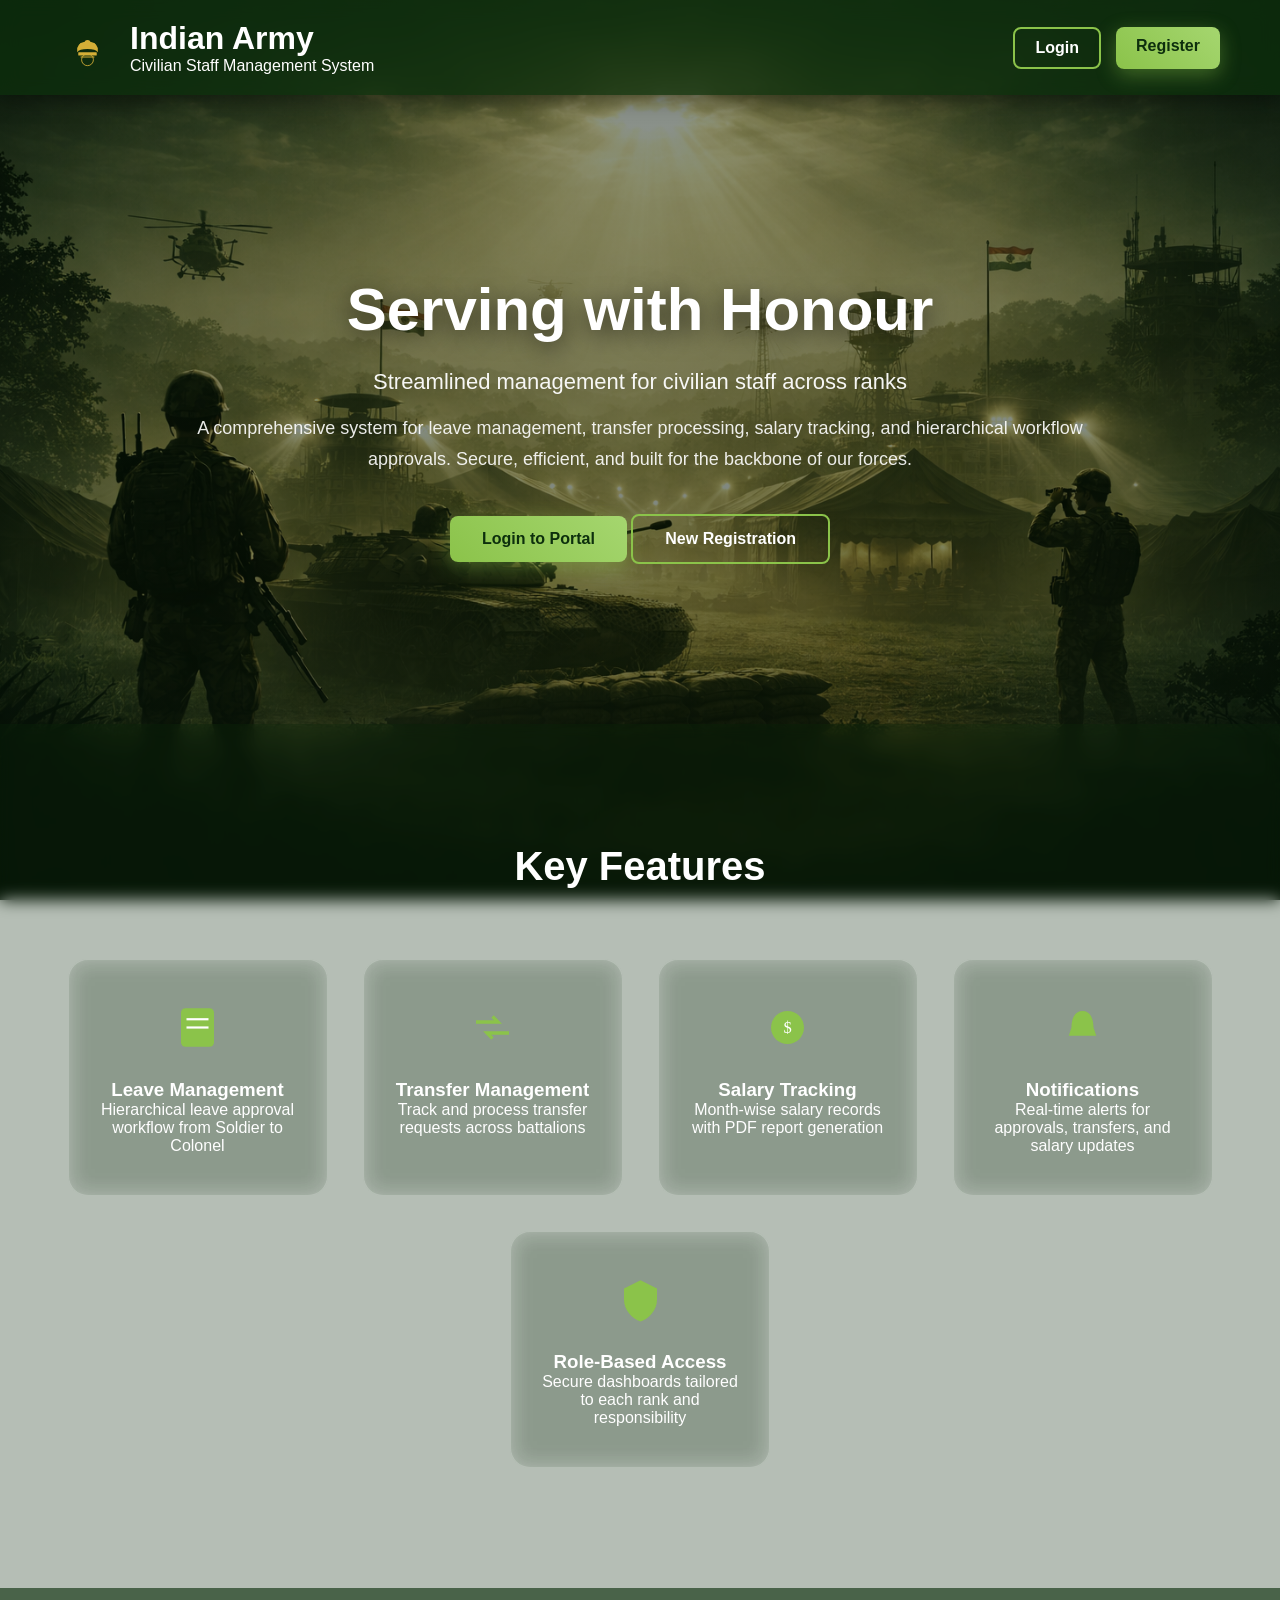
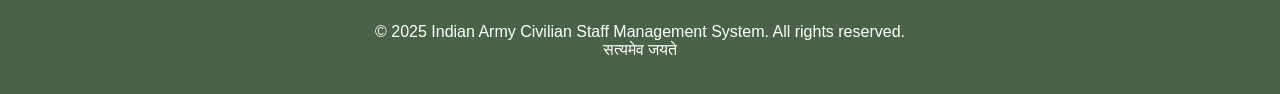
<file: index.html>
<!DOCTYPE html>
<html lang="en">
<head>
    <meta charset="UTF-8">
    <meta name="viewport" content="width=device-width, initial-scale=1.0">
    <title>Indian Army Civilian Staff Management System</title>

    <!-- CSS -->
    <link rel="stylesheet" href="css/styles.css">

    <!-- Favicon -->
    <link rel="icon" type="image/x-icon" href="assets/favicon.ico">
</head>

<body class="landing-page">

    <div class="landing-overlay"></div>

    <!-- HEADER -->
    <header class="main-header">
        <div class="header-content">

            <div class="logo-section">
                <img src="assets/ashoka-lion.svg"
                     alt="Indian Army Emblem"
                     class="army-emblem"
                     onerror="this.style.display='none'">
                <div class="logo-text">
                    <h1>Indian Army</h1>
                    <p>Civilian Staff Management System</p>
                </div>
            </div>

            <nav class="header-nav">
                <a href="login.html" class="btn btn-outline">Login</a>
                <a href="register.html" class="btn btn-primary">Register</a>
            </nav>

        </div>
    </header>

    <!-- MAIN -->
    <main class="landing-main">

        <!-- HERO -->
        <section class="hero-section">
            <div class="hero-content">

                <h2>Serving with Honour</h2>

                <p class="hero-subtitle">
                    Streamlined management for civilian staff across ranks
                </p>

                <p class="hero-description">
                    A comprehensive system for leave management, transfer processing,
                    salary tracking, and hierarchical workflow approvals.
                    Secure, efficient, and built for the backbone of our forces.
                </p>

                <div class="hero-actions">
                    <a href="login.html" class="btn btn-primary btn-lg">
                        Login to Portal
                    </a>

                    <a href="register.html" class="btn btn-outline btn-lg">
                        New Registration
                    </a>
                </div>

            </div>
        </section>

        <!-- FEATURES -->
        <section class="features-section">
            <h2>Key Features</h2>

            <div class="features-grid">

                <div class="feature-card">
                    <img src="assets/icons/leave.svg" class="feature-icon" alt="Leave">
                    <h3>Leave Management</h3>
                    <p>Hierarchical leave approval workflow from Soldier to Colonel</p>
                </div>

                <div class="feature-card">
                    <img src="assets/icons/transfer.svg" class="feature-icon" alt="Transfer">
                    <h3>Transfer Management</h3>
                    <p>Track and process transfer requests across battalions</p>
                </div>

                <div class="feature-card">
                    <img src="assets/icons/salary.svg" class="feature-icon" alt="Salary">
                    <h3>Salary Tracking</h3>
                    <p>Month-wise salary records with PDF report generation</p>
                </div>

                <div class="feature-card">
                    <img src="assets/icons/notification.svg" class="feature-icon" alt="Notifications">
                    <h3>Notifications</h3>
                    <p>Real-time alerts for approvals, transfers, and salary updates</p>
                </div>

                <div class="feature-card">
                    <img src="assets/icons/security.svg" class="feature-icon" alt="Security">
                    <h3>Role-Based Access</h3>
                    <p>Secure dashboards tailored to each rank and responsibility</p>
                </div>

            </div>
        </section>

    </main>

    <!-- FOOTER -->
    <footer class="main-footer">
        <div class="footer-content">
            <p>&copy; 2025 Indian Army Civilian Staff Management System. All rights reserved.</p>
            <p class="footer-tagline">सत्यमेव जयते</p>
        </div>
    </footer>

    <!-- JS -->
    <script src="js/data.js"></script>
    <script src="js/auth.js"></script>
    <script src="js/pages.js"></script>

</body>
</html>
</file>
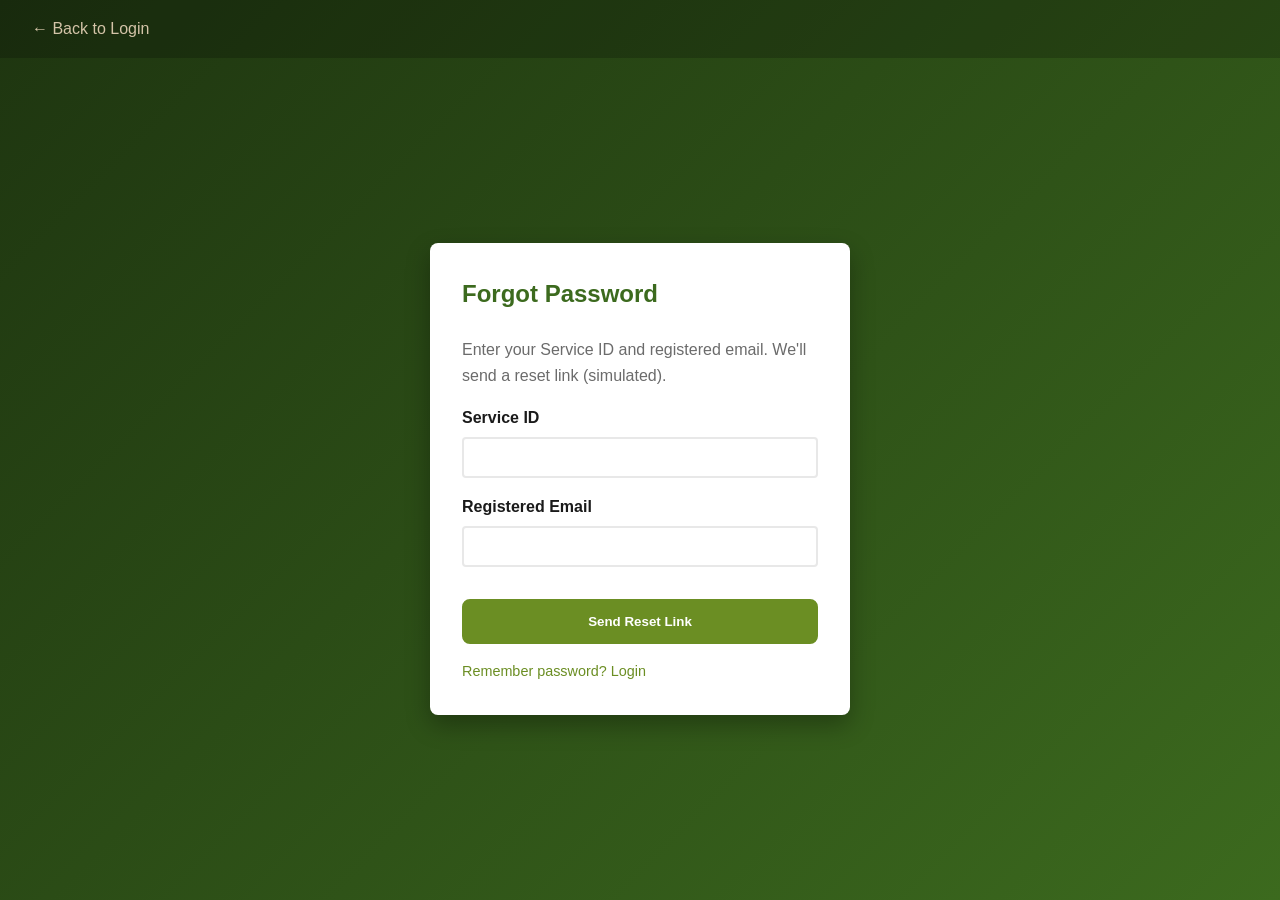
<file: forgot-password.html>
<!DOCTYPE html>
<html lang="en">
<head>
    <meta charset="UTF-8">
    <meta name="viewport" content="width=device-width, initial-scale=1.0">
    <title>Forgot Password - Indian Army Civilian Staff</title>
    <link rel="stylesheet" href="css/style.css">
    <link rel="stylesheet" href="css/pages.css">
</head>
<body class="auth-page">
    <header class="auth-header">
        <a href="login.html">← Back to Login</a>
    </header>

    <div class="auth-container">
        <div class="auth-card">
            <h1>Forgot Password</h1>
            <p class="forgot-password-intro">Enter your Service ID and registered email. We'll send a reset link (simulated).</p>
            <form id="forgotForm">
                <div class="form-group">
                    <label>Service ID</label>
                    <input type="text" id="fpServiceId" required>
                    <span class="error-msg" id="fpServiceIdError"></span>
                </div>
                <div class="form-group">
                    <label>Registered Email</label>
                    <input type="email" id="fpEmail" required>
                    <span class="error-msg" id="fpEmailError"></span>
                </div>
                <button type="submit" class="btn btn-primary btn-block">Send Reset Link</button>
            </form>
            <div class="auth-links forgot-auth-links">
                <a href="login.html">Remember password? Login</a>
            </div>
        </div>
    </div>

    <script src="js/data.js"></script>
    <script src="js/auth.js"></script>
    <script src="js/auth-pages.js"></script>
</body>
</html>
</file>
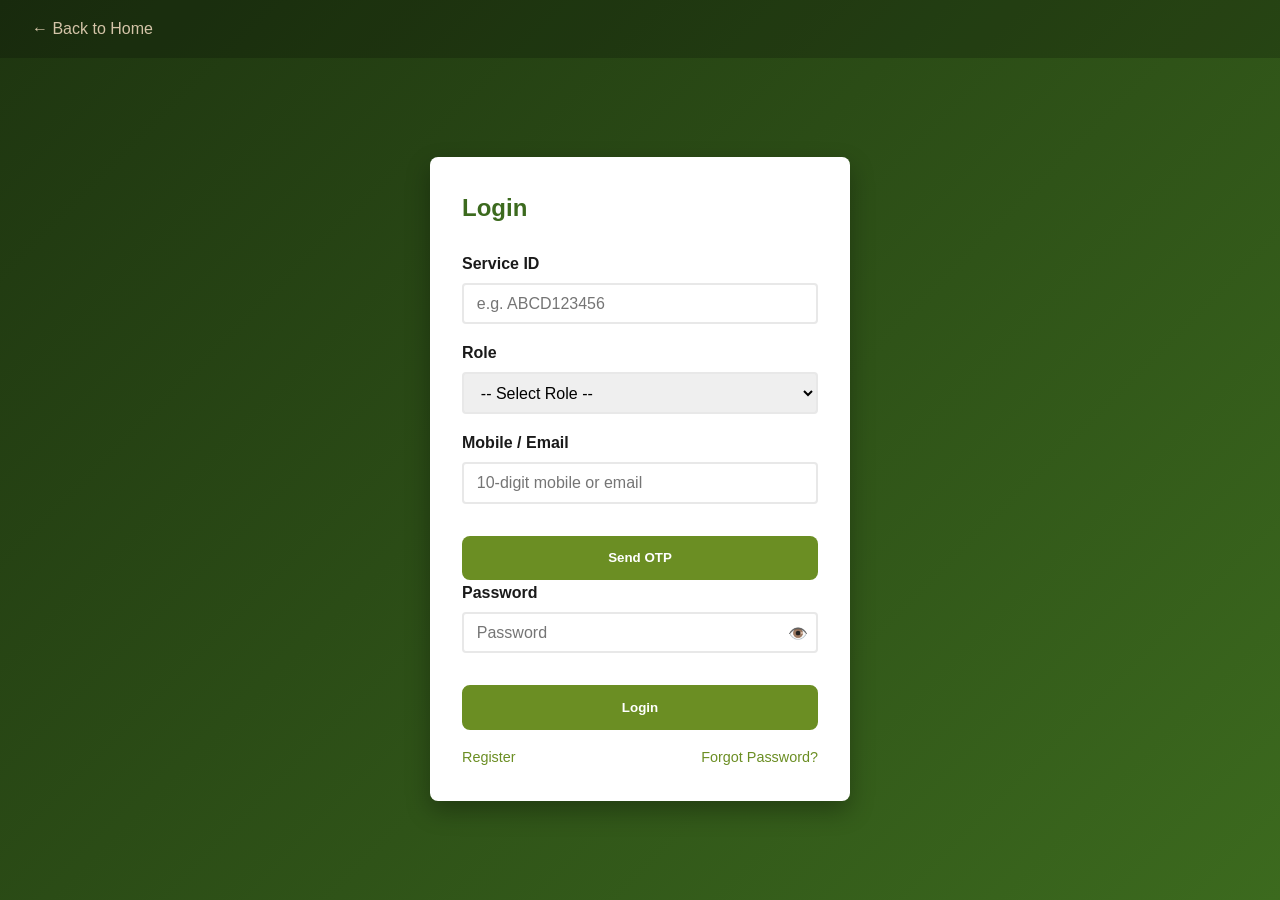
<file: login.html>
<!DOCTYPE html>
<html lang="en">
<head>
    <meta charset="UTF-8">
    <meta name="viewport" content="width=device-width, initial-scale=1.0">
    <title>Login - Indian Army Civilian Staff</title>
    <link rel="stylesheet" href="css/style.css">
    <link rel="stylesheet" href="css/pages.css">
</head>
<body class="auth-page">
    <header class="auth-header">
        <a href="index.html">← Back to Home</a>
    </header>

    <div class="auth-container">
        <div class="auth-card">
            <h1>Login</h1>
            <form id="loginForm" novalidate>
                <div class="form-group">
                    <label>Service ID</label>
                    <input type="text" id="serviceId" name="serviceId" placeholder="e.g. ABCD123456" required>
                    <span class="error-msg" id="serviceIdError"></span>
                </div>
                <div class="form-group">
                    <label>Role</label>
                    <select id="loginRole" name="loginRole" required>
                        <option value="">-- Select Role --</option>
                        <option value="Soldier">Soldier</option>
                        <option value="Lieutenant">Lieutenant</option>
                        <option value="Colonel">Colonel</option>
                        <option value="Accountant">Accountant</option>
                        <option value="Admin">Admin</option>
                    </select>
                    <span class="error-msg" id="loginRoleError"></span>
                </div>
                <div class="form-group">
                    <label>Mobile / Email</label>
                    <input type="text" id="loginMobileOrEmail" name="loginMobileOrEmail" placeholder="10-digit mobile or email" required>
                    <span class="error-msg" id="loginMobileOrEmailError"></span>
                </div>
                <div class="form-group" id="otpGroup">
                    <label>OTP</label>
                    <div style="display:flex;gap:0.5rem;align-items:center;">
                        <input type="text" id="loginOtp" name="loginOtp" placeholder="6-digit OTP" maxlength="6" pattern="[0-9]{6}" style="flex:1;">
                        <button type="button" id="verifyOtpBtn" class="btn btn-success" style="display:none;">Verify OTP</button>
                    </div>
                    <span class="error-msg" id="loginOtpError"></span>
                    <small>Default OTP: 123456 (simulation)</small>
                </div>
                <button type="button" id="sendOtpBtn" class="btn btn-otp btn-block">Send OTP</button>
                <div class="form-group">
                    <label>Password</label>
                    <div style="position:relative;display:flex;align-items:center;">
                        <input type="password" id="loginPassword" name="loginPassword" placeholder="Password" required minlength="8" maxlength="12" style="flex:1;">
                        <button type="button" id="toggleLoginPassword" tabindex="-1" style="background:none;border:none;position:absolute;right:10px;top:50%;transform:translateY(-50%);cursor:pointer;padding:0;">
                            <span id="loginPasswordEye" aria-label="Show password" style="font-size:1.2em;">👁️</span>
                        </button>
                    </div>
                    <span class="error-msg" id="loginPasswordError"></span>
                   
                    </ul>
                </div>
                <button type="submit" id="loginBtn" class="btn btn-primary btn-block">Login</button>
            </form>
            <div class="auth-links">
                <a href="register.html">Register</a>
                <a href="forgot-password.html">Forgot Password?</a>
            </div>
            
        </div>
    </div>

    <script src="js/data.js"></script>
    <script src="js/auth.js"></script>
    <script src="js/auth-pages.js"></script>
    <script>
    // Show/hide password toggle for login
    document.addEventListener('DOMContentLoaded', function() {
        var pwd = document.getElementById('loginPassword');
        var btn = document.getElementById('toggleLoginPassword');
        var eye = document.getElementById('loginPasswordEye');
        if (pwd && btn && eye) {
            btn.addEventListener('click', function(e) {
                e.preventDefault();
                if (pwd.type === 'password') {
                    pwd.type = 'text';
                    eye.textContent = '🙈';
                    eye.setAttribute('aria-label', 'Hide password');
                } else {
                    pwd.type = 'password';
                    eye.textContent = '👁️';
                    eye.setAttribute('aria-label', 'Show password');
                }
            });
        }
    });
    </script>
</body>
</html>
</file>
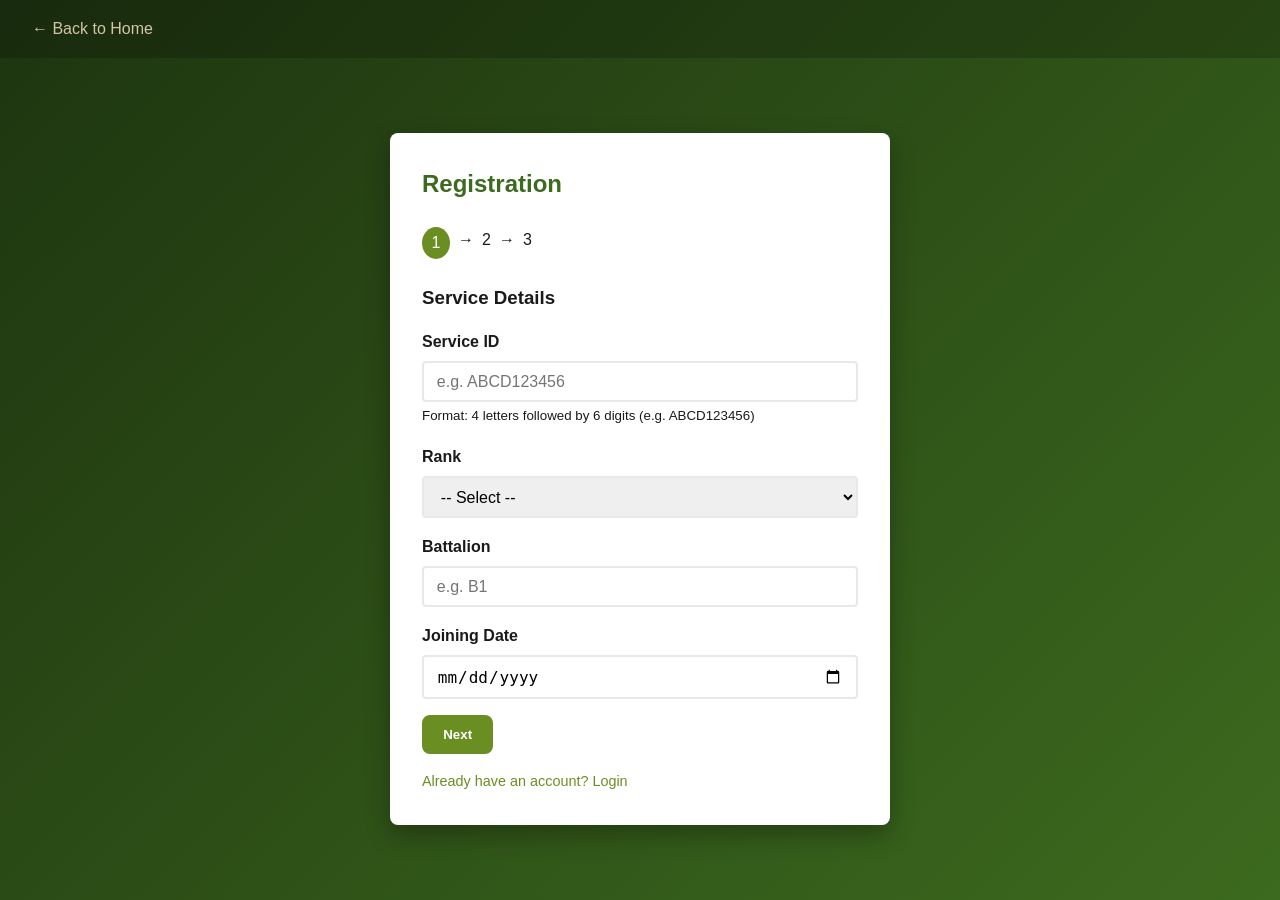
<file: register.html>
<!DOCTYPE html>
<html lang="en">
<head>
    <meta charset="UTF-8">
    <meta name="viewport" content="width=device-width, initial-scale=1.0">
    <title>Register - Indian Army Civilian Staff</title>
    <link rel="stylesheet" href="css/style.css">
    <link rel="stylesheet" href="css/pages.css">
</head>
<body class="auth-page">
    <header class="auth-header">
        <a href="index.html">← Back to Home</a>
    </header>

    <div class="auth-container">
        <div class="auth-card register-card">
            <h1>Registration</h1>
            <div class="progress-indicator">
                <span id="step1Indicator" class="step-active">1</span>
                <span>→</span>
                <span id="step2Indicator">2</span>
                <span>→</span>
                <span id="step3Indicator">3</span>
            </div>
            <form id="regForm" novalidate>
                <div id="step1" class="form-step">
                    <h3>Service Details</h3>
                    <div class="form-group">
                        <label>Service ID</label>
                        <input type="text" id="regServiceId" required pattern="[A-Za-z]{4}\d{6}" maxlength="10" placeholder="e.g. ABCD123456">
                        <span class="error-msg" id="regServiceIdError"></span>
                        <small>Format: 4 letters followed by 6 digits (e.g. ABCD123456)</small>
                    </div>
                    <div class="form-group">
                        <label>Rank</label>
                        <select id="regRank" required>
                            <option value="">-- Select --</option>
                            <option value="Soldier">Soldier</option>
                            <option value="Lieutenant">Lieutenant</option>
                            <option value="Colonel">Colonel</option>
                            <option value="Accountant">Accountant</option>
                            <option value="Admin">Admin</option>

                        </select>
                        <span class="error-msg" id="regRankError"></span>
                    </div>
                    <div class="form-group">
                        <label>Battalion</label>
                        <input type="text" id="battalion" placeholder="e.g. B1">
                        <span class="error-msg" id="battalionError"></span>
                    </div>
                    <div class="form-group">
                        <label>Joining Date</label>
                        <input type="date" id="joiningDate" required>
                        <span class="error-msg" id="joiningDateError"></span>
                    </div>
                </div>
                <div id="step2" class="form-step">
                    <h3>Personal Details</h3>
                    <div class="form-group">
                        <label>First Name</label>
                        <input type="text" id="firstName" required>
                        <span class="error-msg" id="firstNameError"></span>
                    </div>
                    <div class="form-group">
                        <label>Middle Name</label>
                        <input type="text" id="middleName">
                        <span class="error-msg" id="middleNameError"></span>
                    </div>
                    <div class="form-group">
                        <label>Last Name</label>
                        <input type="text" id="lastName" required>
                        <span class="error-msg" id="lastNameError"></span>
                    </div>
                    <div class="form-group">
                        <label>Date of Birth</label>
                        <input type="date" id="dob" required>
                        <span class="error-msg" id="dobError"></span>
                    </div>
                    <div class="form-group">
                        <label>Mobile</label>
                        <input type="tel" id="regMobile" maxlength="10" pattern="[0-9]{10}" required>
                        <span class="error-msg" id="regMobileError"></span>
                    </div>
                    <div class="form-group">
                        <label>Email</label>
                        <input type="email" id="regEmail" required>
                        <span class="error-msg" id="regEmailError"></span>
                    </div>
                    <div class="form-group">
                        <label>Country</label>
                        <select id="country" required></select>
                        <span class="error-msg" id="countryError"></span>
                    </div>
                    <div class="form-group">
                        <label>State</label>
                        <select id="state" required></select>
                        <span class="error-msg" id="stateError"></span>
                    </div>
                    <div class="form-group">
                        <label>District</label>
                        <select id="district" required></select>
                        <span class="error-msg" id="districtError"></span>
                    </div>
                    <div class="form-group">
                        <label>Address</label>
                        <input type="text" id="address" required>
                        <span class="error-msg" id="addressError"></span>
                    </div>
                    <div class="form-group">
                        <label>Zip Code</label>
                        <input type="text" id="zipCode" maxlength="10" required>
                        <span class="error-msg" id="zipCodeError"></span>
                    </div>
                    <div class="form-group">
                        <label>Profile Photo</label>
                        <input type="file" id="profilePhoto" accept="image/*">
                    </div>
                </div>
                <div id="step3" class="form-step">
                    <h3>Family Details</h3>
                    <div class="family-section">
                        <h4>Father</h4>
                        <div class="form-row">
                            <div class="form-group inline"><label>First Name</label><input type="text" id="fatherFirstName" required><span class="error-msg" id="fatherFirstNameError"></span></div>
                            <div class="form-group inline"><label>Middle Name</label><input type="text" id="fatherMiddleName"><span class="error-msg" id="fatherMiddleNameError"></span></div>
                            <div class="form-group inline"><label>Last Name</label><input type="text" id="fatherLastName" required><span class="error-msg" id="fatherLastNameError"></span></div>
                        </div>
                        <div class="form-row">
                            <div class="form-group inline"><label>Relation</label><select id="fatherRelation" required><option value="Father">Father</option><option value="Guardian">Guardian</option></select></div>
                            <div class="form-group inline"><label>Date of Birth</label><input type="date" id="fatherDob" required><span class="error-msg" id="fatherDobError"></span></div>
                            <div class="form-group inline"><label>Age</label><input type="number" id="fatherAge" readonly></div>
                        </div>
                    </div>
                    <div id="guardianAddressSection" style="display:none;">
                        <h4>Guardian Address</h4>
                        <div class="form-group"><label>Country</label><select id="guardianCountry"></select></div>
                        <div class="form-group"><label>State</label><select id="guardianState"></select></div>
                        <div class="form-group"><label>District</label><select id="guardianDistrict"></select></div>
                        <div class="form-group"><label>Address</label><input type="text" id="guardianAddress"></div>
                        <div class="form-group"><label>Zip Code</label><input type="text" id="guardianZipCode" maxlength="10"></div>
                        <div class="form-group"><label>Mobile Number</label><input type="tel" id="guardianMobile" maxlength="10"></div>
                    </div>
                    <div class="family-section">
                        <h4>Mother</h4>
                        <div class="form-row">
                            <div class="form-group inline"><label>First Name</label><input type="text" id="motherFirstName" required><span class="error-msg" id="motherFirstNameError"></span></div>
                            <div class="form-group inline"><label>Middle Name</label><input type="text" id="motherMiddleName"></div>
                            <div class="form-group inline"><label>Last Name</label><input type="text" id="motherLastName" required><span class="error-msg" id="motherLastNameError"></span></div>
                        </div>
                        <div class="form-row">
                            <div class="form-group inline"><label>Relation</label><select id="motherRelation" required><option value="Mother">Mother</option><option value="Guardian">Guardian</option></select></div>
                            <div class="form-group inline"><label>Date of Birth</label><input type="date" id="motherDob" required><span class="error-msg" id="motherDobError"></span></div>
                            <div class="form-group inline"><label>Age</label><input type="number" id="motherAge" readonly></div>
                        </div>
                    </div>
                    <div class="family-section">
                        <h4>Spouse</h4>
                        <div class="form-row">
                            <div class="form-group inline"><label>First Name</label><input type="text" id="spouseFirstName"><span class="error-msg" id="spouseFirstNameError"></span></div>
                            <div class="form-group inline"><label>Middle Name</label><input type="text" id="spouseMiddleName"></div>
                            <div class="form-group inline"><label>Last Name</label><input type="text" id="spouseLastName"><span class="error-msg" id="spouseLastNameError"></span></div>
                        </div>
                        <div class="form-row">
                            <div class="form-group inline"><label>Relation</label><select id="spouseRelation"><option value="Spouse">Spouse</option><option value="Wife">Wife</option><option value="Husband">Husband</option><option value="Son">Son</option><option value="Daughter">Daughter</option><option value="Guardian">Guardian</option></select></div>
                            <div class="form-group inline"><label>Date of Birth</label><input type="date" id="spouseDob"><span class="error-msg" id="spouseDobError"></span></div>
                            <div class="form-group inline"><label>Age</label><input type="number" id="spouseAge" readonly></div>
                        </div>
                    </div>
                    <div class="form-group">
                        <label>Emergency Contact</label>
                        <input type="tel" id="emergencyContact" maxlength="10" required>
                        <span class="error-msg" id="emergencyContactError"></span>
                    </div>
                    <div class="form-group">
                        <label>Password</label>
                        <div style="position:relative;display:flex;align-items:center;">
                            <input type="password" id="regPassword" required minlength="8" maxlength="12" pattern="^(?=.*[a-z])(?=.*[A-Z])(?=.*\d)(?=.*[^A-Za-z0-9])[^\s]{8,12}$" style="flex:1;">
                            <button type="button" id="toggleRegPassword" tabindex="-1" style="background:none;border:none;position:absolute;right:10px;top:50%;transform:translateY(-50%);cursor:pointer;padding:0;">
                                <span id="regPasswordEye" aria-label="Show password" style="font-size:1.2em;">👁️</span>
                            </button>
                        </div>
                        <span class="error-msg" id="regPasswordError"></span>
                        <ul class="password-rules">
                            <li>✔ Minimum 8–12 characters</li>
                            <li>✔ At least 1 uppercase letter</li>
                            <li>✔ At least 1 lowercase letter</li>
                            <li>✔ At least 1 number</li>
                            <li>✔ At least 1 special character</li>
                            <li>✔ No spaces</li>
                        </ul>
                    </div>
                </div>
                <div class="form-actions">
                    <button type="button" id="prevBtn" class="btn btn-outline">Previous</button>
                    <button type="button" id="nextBtn" class="btn btn-primary">Next</button>
                    <button type="submit" id="submitBtn" class="btn btn-primary">Submit</button>
                </div>
            </form>
            <div class="auth-links register-auth-links">
                <a href="login.html">Already have an account? Login</a>
            </div>
        </div>
    </div>

    <script src="js/data.js"></script>
            <script>
            // Show/hide password toggle
            document.addEventListener('DOMContentLoaded', function() {
                var pwd = document.getElementById('regPassword');
                var btn = document.getElementById('toggleRegPassword');
                var eye = document.getElementById('regPasswordEye');
                if (pwd && btn && eye) {
                    btn.addEventListener('click', function(e) {
                        e.preventDefault();
                        if (pwd.type === 'password') {
                            pwd.type = 'text';
                            eye.textContent = '🙈';
                            eye.setAttribute('aria-label', 'Hide password');
                        } else {
                            pwd.type = 'password';
                            eye.textContent = '👁️';
                            eye.setAttribute('aria-label', 'Show password');
                        }
                    });
                }
            });
            </script>
    <script src="js/auth.js"></script>
    <script src="js/auth-pages.js"></script>
</body>
</html>
</file>
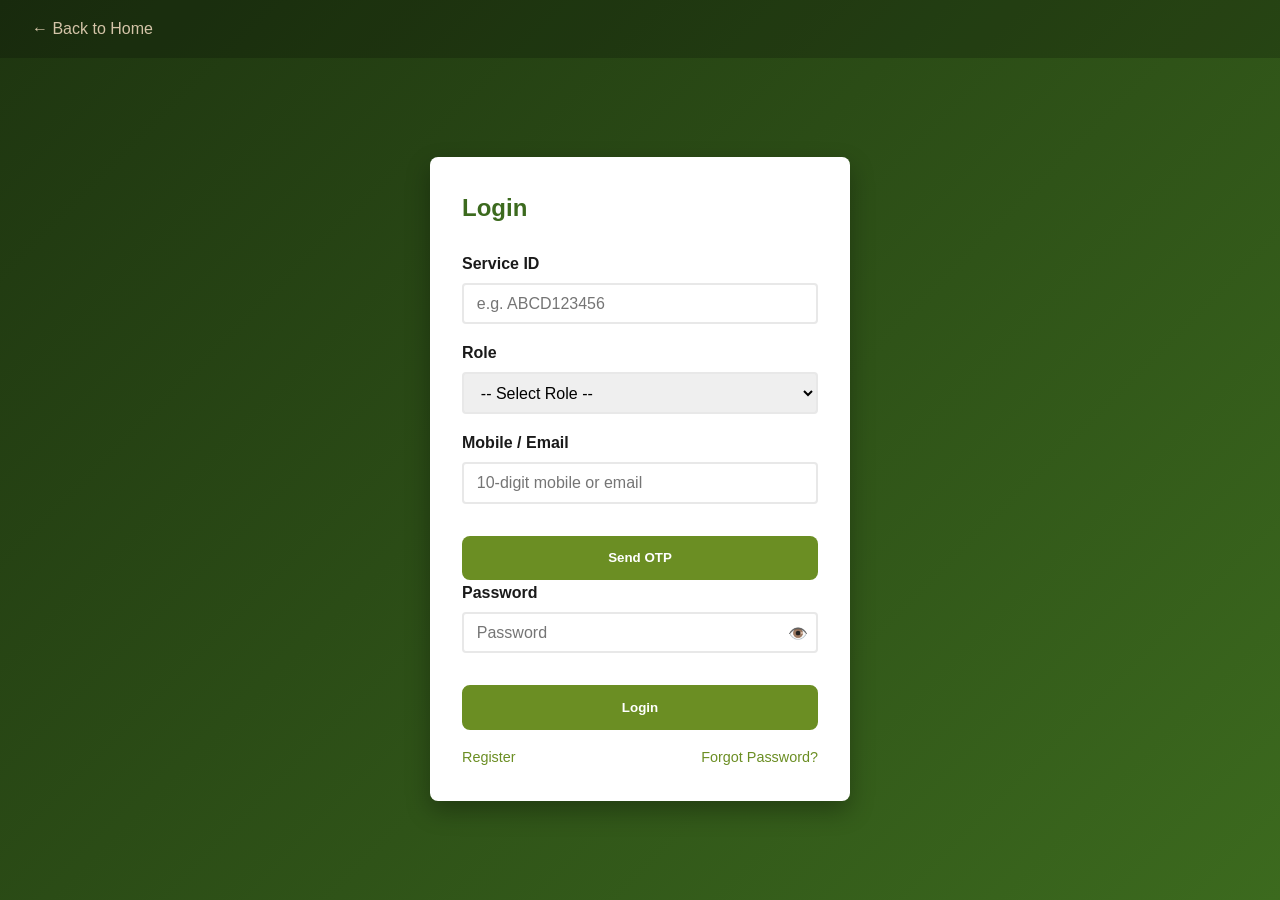
<file: pages/admin-dashboard.html>
<!DOCTYPE html>
<html lang="en">
<head>
    <meta charset="UTF-8">
    <meta name="viewport" content="width=device-width, initial-scale=1.0">
    <title>Admin Dashboard - Indian Army Civilian Staff</title>
    <link rel="stylesheet" href="../css/style.css">
    <link rel="stylesheet" href="../css/pages.css">
</head>
<body class="dashboard-layout">
    <header class="dashboard-header">
        <button class="hamburger-btn" id="hamburgerBtn" aria-label="Menu">☰</button>
        <div class="dashboard-header-left">
            <div class="profile-trigger" id="profileTrigger">
                <img id="profilePhotoImg" class="profile-photo" src="" alt="Photo" style="display:none;">
                <div id="profilePhotoPlaceholder" class="profile-photo-placeholder">👤</div>
                <div class="profile-info">
                    <span class="rank-name" id="profileRank">Admin</span>
                    <span class="service-id" id="profileServiceId">-</span>
                </div>
            </div>
        </div>
        <div class="dashboard-header-right">
            <div class="notification-bell" id="notificationBell">
                🔔
                <span class="notification-badge" id="notificationBadge"></span>
            </div>
            <div class="notification-dropdown" id="notificationDropdown">
                <div id="notificationList"></div>
                <div class="dropdown-footer"><a href="notification-view.html">View All</a></div>
            </div>
        </div>
    </header>

    <div class="side-menu-overlay" id="sideMenuOverlay"></div>
    <aside class="side-menu" id="sideMenu">
        <div class="side-menu-header">
            <strong id="sideMenuRank">Admin</strong>
            <span id="sideMenuServiceId">-</span>
        </div>
        <nav class="side-menu-nav">
            <a href="#" class="menu-item" data-modal="serviceDetails">Service Details</a>
            <a href="#" class="menu-item" data-modal="personalDetails">Personal Details</a>
            <a href="#" class="menu-item" data-modal="updatePassword">Update Password</a>
            <a href="#" class="menu-item logout" id="logoutBtn">Logout</a>
        </nav>
    </aside>

    <main class="main-content">
        <div class="greeting-section">
            <h1>Admin Control Panel</h1>
            <p>Full system control: users, logs, analytics</p>
        </div>
        <div class="action-cards">
            <a href="#" class="action-card" data-modal="viewUsers">View All Users</a>
            <a href="#" class="action-card" data-modal="systemLogs">System Logs</a>
            <a href="#" class="action-card" data-modal="dashboardAnalytics">Dashboard Analytics</a>
        </div>
        <section class="section-card">
            <h3>Analytics Overview</h3>
            <div class="admin-analytics-grid">
                <div class="admin-analytics-card">
                    <strong>Total Users</strong>
                    <p id="statTotalUsers">0</p>
                </div>
                <div class="admin-analytics-card">
                    <strong>Users by Role</strong>
                    <p id="statByRole">-</p>
                </div>
                <div class="admin-analytics-card">
                    <strong>Monthly Leaves</strong>
                    <p id="statLeaves">0</p>
                </div>
                <div class="admin-analytics-card">
                    <strong>Salary Processed</strong>
                    <p id="statSalary">0</p>
                </div>
            </div>
        </section>
    </main>

    <script src="../js/data.js"></script>
    <script src="../js/static-data.js"></script>
    <script src="../js/auth.js"></script>
    <script src="../js/app.js"></script>
    <script src="../js/modals.js"></script>
    <script src="../js/admin.js"></script>
</body>
</html>
</file>
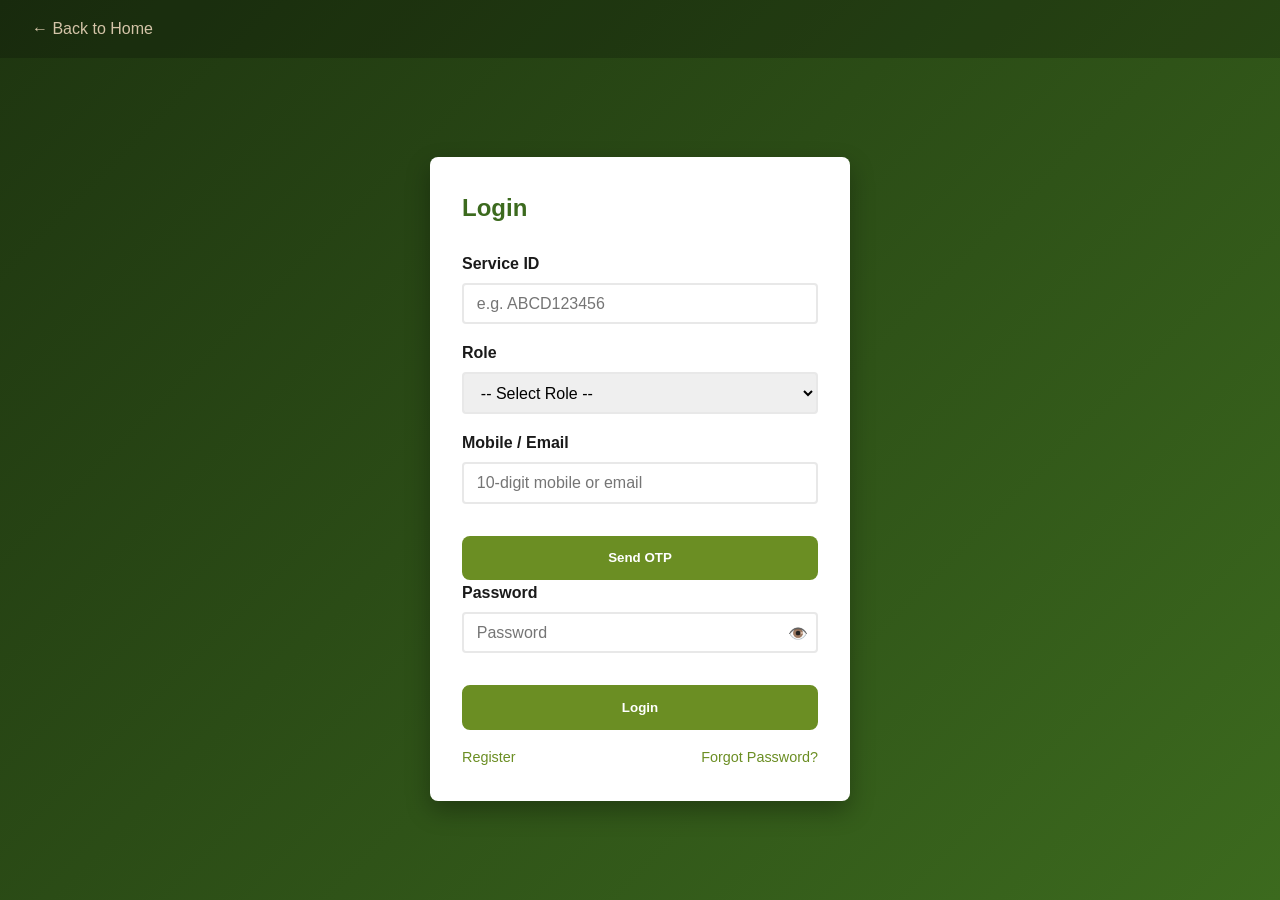
<file: pages/notification-view.html>
<!DOCTYPE html>
<html lang="en">
<head>
    <meta charset="UTF-8">
    <meta name="viewport" content="width=device-width, initial-scale=1.0">
    <title>Notifications - Indian Army Civilian Staff</title>
    <link rel="stylesheet" href="../css/style.css">
    <link rel="stylesheet" href="../css/pages.css">
</head>
<body class="dashboard-layout">
    <header class="dashboard-header">
        <a href="#" id="backLink">← Back</a>
    </header>
    <main class="main-content">
        <div class="greeting-section">
            <h1>Notifications</h1>
        </div>
        <div class="section-card" id="notificationList"></div>
    </main>

    <script src="../js/data.js"></script>
    <script src="../js/auth.js"></script>
    <script src="../js/pages.js"></script>
</body>
</html>
</file>
<file: css/styles.css>
/* ============================= */
/* RESET */
/* ============================= */
* {
    margin: 0;
    padding: 0;
    box-sizing: border-box;
}

html {
    scroll-behavior: smooth;
}

body.landing-page {
    font-family: 'Segoe UI', Tahoma, sans-serif;
    color: #ffffff;
    overflow-x: hidden;
    animation: fadeInPage 0.6s ease;
}

/* ============================= */
/* BACKGROUND */
/* ============================= */
.landing-page {
    background:
        linear-gradient(
            rgba(5, 20, 5, 0.45),
            rgba(5, 20, 5, 0.55)
        ),
        url("../assets/images/ARMY-BG.png");
    background-size: cover;
    background-position: center;
    background-attachment: fixed;
}

/* ============================= */
/* HEADER */
/* ============================= */
.main-header {
    position: sticky;
    top: 0;
    z-index: 1000;
    padding: 20px 60px;
    background: rgba(13, 47, 13, 0.75);
    backdrop-filter: blur(10px);
    box-shadow: 0 5px 20px rgba(0,0,0,0.4);
}

.header-content {
    display: flex;
    justify-content: space-between;
    align-items: center;
}

.logo-section {
    display: flex;
    align-items: center;
    gap: 15px;
}

.army-emblem {
    width: 55px;
}

/* ============================= */
/* BUTTONS */
/* ============================= */
.header-nav {
    display: flex;
    gap: 15px;
}

.btn {
    padding: 10px 20px;
    border-radius: 8px;
    text-decoration: none;
    font-weight: 600;
    transition: all 0.3s ease;
    display: inline-block;
}

.btn-primary {
    background: linear-gradient(45deg, #8bc34a, #a5d66f);
    color: #0d2f0d;
    box-shadow: 0 6px 20px rgba(139,195,74,0.4);
}

.btn-primary:hover {
    transform: translateY(-4px);
    box-shadow: 0 12px 30px rgba(139,195,74,0.6);
}

.btn-outline {
    border: 2px solid #8bc34a;
    color: #ffffff;
}

.btn-outline:hover {
    background: #8bc34a;
    color: #0d2f0d;
}

.btn-lg {
    padding: 14px 32px;
    font-size: 16px;
}

/* ============================= */
/* HERO SECTION */
/* ============================= */
.hero-section {
    position: relative;
    text-align: center;
    padding: 180px 20px 160px 20px;
}

.hero-content {
    position: relative;
    z-index: 1;
    max-width: 900px;
    margin: auto;
}

.hero-content h2 {
    font-size: 60px;
    font-weight: 800;
    margin-bottom: 25px;
    text-shadow: 0 5px 25px rgba(0,0,0,0.6);
}

.hero-subtitle {
    font-size: 22px;
    margin-bottom: 18px;
    opacity: 0.95;
}

.hero-description {
    line-height: 1.7;
    font-size: 18px;
    opacity: 0.9;
    margin-bottom: 40px;
}

/* ============================= */
/* FEATURES SECTION */
/* ============================= */
.features-section {
    padding: 120px 40px;
    text-align: center;

    /* Transparent Green Glass */
    background: rgba(10, 40, 10, 0.30);
    backdrop-filter: blur(8px);
}

.features-section h2 {
    font-size: 40px;
    font-weight: 700;
    margin-bottom: 70px;
}

.features-grid {
    display: flex;
    justify-content: center;
    gap: 35px;
    flex-wrap: wrap;
}

.feature-card {
    background: rgba(255, 255, 255, 0.08);
    border-radius: 20px;
    padding: 40px 25px;
    width: 260px;
    backdrop-filter: blur(12px);
    border: 1px solid rgba(255,255,255,0.2);
    transition: all 0.4s ease;
}

.feature-card:hover {
    transform: translateY(-15px);
    box-shadow: 0 25px 50px rgba(0,0,0,0.7);
}

.feature-icon {
    width: 55px;
    height: 55px;
    margin-bottom: 20px;
}

/* ============================= */
/* FOOTER */
/* ============================= */
.main-footer {
    background: rgba(13, 47, 13, 0.75);
    backdrop-filter: blur(8px);
    text-align: center;
    padding: 35px;
}

/* ============================= */
/* ANIMATION */
/* ============================= */
@keyframes fadeInPage {
    from {
        opacity: 0;
        transform: translateY(10px);
    }
    to {
        opacity: 1;
        transform: translateY(0);
    }
}
</file>
<file: css/style.css>
/* Password Rules Styling */
.password-rules {
    margin: 0.5rem 0 0 0;
    padding-left: 1.2rem;
    font-size: 0.95em;
    color: var(--gray);
    list-style: none;
}
.password-rules li {
    margin-bottom: 0.2rem;
    font-size: 0.97em;
    color: var(--olive);
}
/* OTP Button Style */
.btn-otp {
    background: var(--olive);
    color: var(--white);
    border-color: var(--olive);
    font-weight: 700;
}
.btn-otp:disabled {
    background: var(--beige-dark);
    color: var(--gray);
    border-color: var(--beige-dark);
    opacity: 0.7;
}
/* ===== CSS Variables - Army Theme ===== */
:root {
    --army-green: #3c6a1e;
    --army-green-dark: #1e3510;
    --army-green-light: #4a7c23;
    --olive: #6b8e23;
    --olive-light: #8fac3d;
    --beige: #d4c4a8;
    --beige-light: #f5eedd;
    --beige-dark: #a8987a;
    --khaki: #c3b091;
    --white: #ffffff;
    --black: #1a1a1a;
    --gray: #6b6b6b;
    --gray-light: #e8e8e8;
    --danger: #c53030;
    --success: #276749;
    --warning: #c05621;
    --shadow: 0 4px 6px rgba(0, 0, 0, 0.2);
    --shadow-lg: 0 10px 25px rgba(0, 0, 0, 0.3);
    --radius: 8px;
    --radius-sm: 4px;
    --transition: all 0.3s ease;
}

/* ===== Reset & Base ===== */
* {
    margin: 0;
    padding: 0;
    box-sizing: border-box;
}

body {
    font-family: 'Segoe UI', Tahoma, Geneva, Verdana, sans-serif;
    background-color: var(--beige-light);
    color: var(--black);
    line-height: 1.6;
    min-height: 100vh;
}

/* ===== Landing Page ===== */
.landing-page {
    background: linear-gradient(135deg, var(--army-green-dark) 0%, var(--army-green) 50%, var(--olive) 100%);
    background-attachment: fixed;
    position: relative;
}

.landing-overlay {
    position: fixed;
    top: 0;
    left: 0;
    width: 100%;
    height: 100%;
    background: url("data:image/svg+xml,%3Csvg width='60' height='60' viewBox='0 0 60 60' xmlns='http://www.w3.org/2000/svg'%3E%3Cg fill='none' fill-rule='evenodd'%3E%3Cg fill='%23ffffff' fill-opacity='0.03'%3E%3Cpath d='M36 34v-4h-2v4h-4v2h4v4h2v-4h4v-2h-4zm0-30V0h-2v4h-4v2h4v4h2V6h4V4h-4zM6 34v-4H4v4H0v2h4v4h2v-4h4v-2H6zM6 4V0H4v4H0v2h4v4h2V6h4V4H6z'/%3E%3C/g%3E%3C/g%3E%3C/svg%3E");
    pointer-events: none;
    z-index: 0;
}

/* ===== Header ===== */
.main-header {
    position: relative;
    z-index: 10;
    background: rgba(30, 53, 16, 0.95);
    padding: 1rem 2rem;
    box-shadow: var(--shadow);
}

.header-content {
    max-width: 1200px;
    margin: 0 auto;
    display: flex;
    justify-content: space-between;
    align-items: center;
    flex-wrap: wrap;
    gap: 1rem;
}

.logo-section {
    display: flex;
    align-items: center;
    gap: 1rem;
}

.army-emblem {
    width: 50px;
    height: 50px;
    object-fit: contain;
}

.logo-text h1 {
    color: var(--white);
    font-size: 1.5rem;
    font-weight: 700;
}

.logo-text p {
    color: var(--beige);
    font-size: 0.9rem;
}

.header-nav {
    display: flex;
    gap: 1rem;
}

/* ===== Buttons ===== */
.btn {
    display: inline-block;
    padding: 0.6rem 1.2rem;
    border-radius: var(--radius);
    text-decoration: none;
    font-weight: 600;
    transition: var(--transition);
    border: 2px solid transparent;
    cursor: pointer;
}

.btn-primary {
    background: var(--olive);
    color: var(--white);
    border-color: var(--olive);
}

.btn-primary:hover {
    background: var(--olive-light);
    border-color: var(--olive-light);
    transform: translateY(-2px);
}

.btn-outline {
    background: transparent;
    color: var(--beige);
    border-color: var(--beige);
}

.btn-outline:hover {
    background: rgba(212, 196, 168, 0.2);
    color: var(--white);
}

.btn-lg {
    padding: 0.8rem 1.8rem;
    font-size: 1.1rem;
}

.btn-danger {
    background: var(--danger);
    color: var(--white);
    border-color: var(--danger);
}

.btn-success {
    background: var(--success);
    color: var(--white);
    border-color: var(--success);
}

.btn-sm {
    padding: 0.3rem 0.6rem;
    font-size: 0.85rem;
}

/* ===== Hero Section ===== */
.hero-section {
    position: relative;
    z-index: 5;
    padding: 4rem 2rem;
    text-align: center;
}

.hero-content h2 {
    color: var(--white);
    font-size: 2.5rem;
    margin-bottom: 1rem;
    text-shadow: 2px 2px 4px rgba(0,0,0,0.3);
}

.hero-subtitle {
    color: var(--beige);
    font-size: 1.3rem;
    margin-bottom: 1rem;
}

.hero-description {
    color: rgba(255,255,255,0.9);
    max-width: 600px;
    margin: 0 auto 2rem;
    font-size: 1rem;
}

.hero-actions {
    display: flex;
    gap: 1rem;
    justify-content: center;
    flex-wrap: wrap;
}

/* ===== Features Section ===== */
.features-section {
    position: relative;
    z-index: 5;
    padding: 3rem 2rem;
    background: rgba(0,0,0,0.2);
}

.features-section h2 {
    color: var(--white);
    text-align: center;
    margin-bottom: 2rem;
    font-size: 1.8rem;
}

.features-grid {
    max-width: 1100px;
    margin: 0 auto;
    display: grid;
    grid-template-columns: repeat(auto-fit, minmax(200px, 1fr));
    gap: 1.5rem;
}

.feature-card {
    background: rgba(255,255,255,0.1);
    backdrop-filter: blur(10px);
    border: 1px solid rgba(255,255,255,0.2);
    border-radius: var(--radius);
    padding: 1.5rem;
    text-align: center;
    transition: var(--transition);
}

.feature-card:hover {
    background: rgba(255,255,255,0.15);
    transform: translateY(-5px);
}

.feature-icon {
    font-size: 2.5rem;
    margin-bottom: 0.5rem;
}

.feature-card h3 {
    color: var(--white);
    font-size: 1.1rem;
    margin-bottom: 0.5rem;
}

.feature-card p {
    color: var(--beige);
    font-size: 0.85rem;
}

/* ===== Footer ===== */
.main-footer {
    position: relative;
    z-index: 5;
    background: rgba(0,0,0,0.4);
    padding: 1.5rem 2rem;
    text-align: center;
}

.footer-content p {
    color: var(--beige);
    font-size: 0.9rem;
}

.footer-tagline {
    font-style: italic;
    margin-top: 0.5rem;
}

/* ===== Auth Pages ===== */
.auth-page {
    min-height: 100vh;
    display: flex;
    flex-direction: column;
    background: linear-gradient(135deg, var(--army-green-dark) 0%, var(--army-green) 100%);
    position: relative;
}

.auth-header {
    padding: 1rem 2rem;
    background: rgba(0,0,0,0.2);
}

.auth-header a {
    color: var(--beige);
    text-decoration: none;
}

.auth-container {
    flex: 1;
    display: flex;
    align-items: center;
    justify-content: center;
    padding: 2rem;
}

.auth-card {
    background: var(--white);
    border-radius: var(--radius);
    box-shadow: var(--shadow-lg);
    padding: 2rem;
    width: 100%;
    max-width: 420px;
}

.auth-card h1 {
    color: var(--army-green);
    margin-bottom: 1.5rem;
    font-size: 1.5rem;
}

.form-group {
    margin-bottom: 1rem;
}

.form-group label {
    display: block;
    margin-bottom: 0.4rem;
    font-weight: 600;
    color: var(--black);
}

.form-group input,
.form-group select {
    width: 100%;
    padding: 0.6rem 0.8rem;
    border: 2px solid var(--gray-light);
    border-radius: var(--radius-sm);
    font-size: 1rem;
    transition: var(--transition);
}

.form-group input:focus,
.form-group select:focus {
    outline: none;
    border-color: var(--olive);
}

.form-group input.error {
    border-color: var(--danger);
}

.form-group .error-msg {
    color: var(--danger);
    font-size: 0.8rem;
    margin-top: 0.3rem;
}

.auth-links {
    margin-top: 1rem;
    display: flex;
    justify-content: space-between;
    flex-wrap: wrap;
    gap: 0.5rem;
}

.auth-links a {
    color: var(--olive);
    text-decoration: none;
    font-size: 0.9rem;
}

.auth-links a:hover {
    text-decoration: underline;
}

.quick-login-btn {
    color: var(--olive);
    text-decoration: none;
    font-size: 0.85rem;
    padding: 0.3rem 0.6rem;
    border: 1px solid var(--olive);
    border-radius: 4px;
}

.quick-login-btn:hover {
    background: rgba(107, 142, 35, 0.1);
}

.btn-block {
    width: 100%;
    padding: 0.8rem;
    margin-top: 1rem;
}

.btn:disabled {
    opacity: 0.6;
    cursor: not-allowed;
}

/* ===== Dashboard Layout ===== */
.dashboard-layout {
    display: flex;
    flex-direction: column;
    min-height: 100vh;
    background: url('../assets/images/dashboard-bg.png') center/cover no-repeat fixed;
    background-attachment: fixed;
    position: relative;
}

.dashboard-layout::before {
    content: '';
    position: absolute;
    top: 0;
    left: 0;
    width: 100%;
    height: 100%;
    background-color: rgba(21, 49, 4, 0.6);
    pointer-events: none;
    z-index: 0;
}

.dashboard-header {
    background: var(--army-green);
    color: var(--white);
    padding: 0.8rem 1.5rem;
    display: flex;
    justify-content: space-between;
    align-items: center;
    flex-wrap: wrap;
    gap: 1rem;
    box-shadow: var(--shadow);
    position: relative;
    z-index: 10;
}

.dashboard-header-left {
    display: flex;
    align-items: center;
    gap: 1rem;
}

.profile-trigger {
    display: flex;
    align-items: center;
    gap: 0.8rem;
    cursor: pointer;
    padding: 0.3rem 0;
}

.profile-photo {
    width: 45px;
    height: 45px;
    border-radius: 4px;
    object-fit: cover;
    border: 2px solid var(--beige);
}

.profile-photo-placeholder {
    width: 45px;
    height: 45px;
    border-radius: 4px;
    background: var(--olive);
    display: flex;
    align-items: center;
    justify-content: center;
    font-size: 1.2rem;
    border: 2px solid var(--beige);
}

.profile-info span {
    display: block;
    font-size: 0.9rem;
}

.profile-info .rank-name {
    font-weight: 700;
}

.profile-info .service-id {
    font-size: 0.8rem;
    opacity: 0.9;
}

.dashboard-header-right {
    display: flex;
    align-items: center;
    gap: 1rem;
}

.notification-bell {
    position: relative;
    cursor: pointer;
    padding: 0.5rem;
    font-size: 1.5rem;
}

.notification-badge {
    position: absolute;
    top: 0;
    right: 0;
    background: var(--danger);
    color: var(--white);
    font-size: 0.7rem;
    padding: 0.2rem 0.5rem;
    border-radius: 50%;
    min-width: 18px;
    text-align: center;
}

.dashboard-body {
    display: flex;
    flex: 1;
}

/* ===== Side Menu ===== */
.side-menu-overlay {
    display: none;
    position: fixed;
    top: 0;
    left: 0;
    width: 100%;
    height: 100%;
    background: rgba(0,0,0,0.5);
    backdrop-filter: blur(4px);
    z-index: 1000;
    opacity: 0;
    transition: var(--transition);
}

.side-menu-overlay.active {
    display: block;
    opacity: 1;
}

.side-menu {
    position: fixed;
    top: 0;
    left: 0;
    width: 280px;
    height: 100%;
    background: var(--white);
    box-shadow: var(--shadow-lg);
    z-index: 1001;
    transform: translateX(-100%);
    transition: transform 0.3s ease;
    overflow-y: auto;
}

.side-menu.active {
    transform: translateX(0);
}

.side-menu-header {
    padding: 1.5rem;
    background: var(--army-green);
    color: var(--white);
}

.side-menu-nav {
    padding: 1rem;
}

.menu-item {
    display: block;
    padding: 0.8rem 1rem;
    color: var(--black);
    text-decoration: none;
    border-radius: var(--radius-sm);
    margin-bottom: 0.3rem;
    transition: var(--transition);
}

.menu-item:hover,
.menu-item.active {
    background: var(--beige-light);
    color: var(--army-green);
}

.menu-item.logout {
    color: var(--danger);
}

/* ===== Main Content ===== */
.main-content {
    flex: 1;
    padding: 1.5rem;
    overflow-x: hidden;
    position: relative;
    z-index: 1;
}

.greeting-section {
    margin-bottom: 2rem;
}

.greeting-section h1 {
    color: var(--army-green);
    font-size: 1.8rem;
}

.greeting-section p {
    color: var(--white);
    margin-top: 0.3rem;
}

/* ===== Action Cards ===== */
.action-cards {
    display: grid;
    grid-template-columns: repeat(auto-fill, minmax(250px, 1fr));
    gap: 1.5rem;
}

.action-card {
    background: linear-gradient(135deg, var(--army-green) 0%, var(--olive) 100%);
    border-radius: var(--radius);
    padding: 1.5rem;
    color: var(--white);
    text-decoration: none;
    transition: var(--transition);
    position: relative;
    overflow: hidden;
    min-height: 140px;
    display: flex;
    flex-direction: column;
    justify-content: flex-end;
}

.action-card::before {
    content: '';
    position: absolute;
    top: 0;
    left: 0;
    width: 100%;
    height: 100%;
    background: url("data:image/svg+xml,%3Csvg width='100' height='100' viewBox='0 0 100 100' xmlns='http://www.w3.org/2000/svg'%3E%3Cpath d='M11 18c3.866 0 7-3.134 7-7s-3.134-7-7-7-7 3.134-7 7 3.134 7 7 7zm48 25c3.866 0 7-3.134 7-7s-3.134-7-7-7-7 3.134-7 7 3.134 7 7 7zm-43-7c1.657 0 3-1.343 3-3s-1.343-3-3-3-3 1.343-3 3 1.343 3 3 3zm63 31c1.657 0 3-1.343 3-3s-1.343-3-3-3-3 1.343-3 3 1.343 3 3 3zM34 90c1.657 0 3-1.343 3-3s-1.343-3-3-3-3 1.343-3 3 1.343 3 3 3zm56-76c1.657 0 3-1.343 3-3s-1.343-3-3-3-3 1.343-3 3 1.343 3 3 3zM12 86c2.21 0 4-1.79 4-4s-1.79-4-4-4-4 1.79-4 4 1.79 4 4 4zm28-65c2.21 0 4-1.79 4-4s-1.79-4-4-4-4 1.79-4 4 1.79 4 4 4zm23-11c2.76 0 5-2.24 5-5s-2.24-5-5-5-5 2.24-5 5 2.24 5 5 5zm-6 60c2.21 0 4-1.79 4-4s-1.79-4-4-4-4 1.79-4 4 1.79 4 4 4zm29 22c2.76 0 5-2.24 5-5s-2.24-5-5-5-5 2.24-5 5 2.24 5 5 5zM32 63c2.76 0 5-2.24 5-5s-2.24-5-5-5-5 2.24-5 5 2.24 5 5 5zm57-13c2.76 0 5-2.24 5-5s-2.24-5-5-5-5 2.24-5 5 2.24 5 5 5zm-9-21c1.105 0 2-.895 2-2s-.895-2-2-2-2 .895-2 2 .895 2 2 2zM60 91c1.105 0 2-.895 2-2s-.895-2-2-2-2 .895-2 2 .895 2 2 2zM35 41c1.105 0 2-.895 2-2s-.895-2-2-2-2 .895-2 2 .895 2 2 2zM12 60c1.105 0 2-.895 2-2s-.895-2-2-2-2 .895-2 2 .895 2 2 2z' fill='%23ffffff' fill-opacity='0.05' fill-rule='evenodd'/%3E%3C/svg%3E");
    opacity: 0.5;
}

.action-card:hover {
    transform: translateY(-5px);
    box-shadow: var(--shadow-lg);
}

.action-card h3 {
    position: relative;
    font-size: 1.2rem;
    margin-bottom: 0.3rem;
}

.action-card p {
    position: relative;
    font-size: 0.85rem;
    opacity: 0.9;
}

/* ===== Modal ===== */
.modal-overlay {
    display: none;
    position: fixed;
    top: 0;
    left: 0;
    width: 100%;
    height: 100%;
    background: rgba(0,0,0,0.5);
    z-index: 2000;
    align-items: center;
    justify-content: center;
    padding: 1rem;
}

.modal-overlay.active {
    display: flex;
}

.modal {
    background: var(--white);
    border-radius: var(--radius);
    max-width: 1100px;
    width: 95%;
    max-height: 90vh;
    overflow-y: auto;
    box-shadow: var(--shadow-lg);
}

.modal-header {
    padding: 1rem 1.5rem;
    background: var(--army-green);
    color: var(--white);
    display: flex;
    justify-content: space-between;
    align-items: center;
}

.modal-close {
    background: none;
    border: none;
    color: var(--white);
    font-size: 1.5rem;
    cursor: pointer;
}

.modal-body {
    padding: 1.5rem;
}

/* ===== Tables ===== */
.table-container {
    overflow-x: auto;
    margin: 1rem 0;
    border-radius: var(--radius);
    box-shadow: var(--shadow);
}

.data-table {
    width: 100%;
    border-collapse: collapse;
    background: var(--white);
}

.data-table th,
.data-table td {
    padding: 1.2rem 1.5rem;
    text-align: left;
    border-bottom: 1px solid var(--gray-light);
    font-size: 0.95rem;
}

.data-table th {
    background: var(--army-green);
    color: var(--white);
    font-weight: 600;
    font-size: 1rem;
}

.data-table tr:hover {
    background: var(--beige-light);
}

.badge {
    display: inline-block;
    padding: 0.2rem 0.6rem;
    border-radius: 20px;
    font-size: 0.8rem;
    font-weight: 600;
}

.badge-success { background: #c6f6d5; color: var(--success); }
.badge-warning { background: #feebc8; color: var(--warning); }
.badge-danger { background: #fed7d7; color: var(--danger); }

/* ===== Notification Dropdown ===== */
.notification-dropdown {
    display: none;
    position: absolute;
    top: 100%;
    right: 0;
    margin-top: 0.5rem;
    background: var(--white);
    border-radius: var(--radius);
    box-shadow: var(--shadow-lg);
    min-width: 320px;
    max-height: 400px;
    overflow-y: auto;
    z-index: 100;
}

.notification-dropdown.active {
    display: block;
}

.notification-item {
    padding: 1rem;
    border-bottom: 1px solid var(--gray-light);
    cursor: pointer;
    transition: var(--transition);
}

.notification-item:hover {
    background: var(--beige-light);
}

.notification-item.unread {
    background: #e8f5e9;
}

/* ===== Section Cards ===== */
.section-card {
    background: var(--white);
    border-radius: var(--radius);
    box-shadow: var(--shadow);
    padding: 1.5rem;
    margin-bottom: 1.5rem;
}

.section-card h3 {
    color: var(--army-green);
    margin-bottom: 1rem;
    padding-bottom: 0.5rem;
    border-bottom: 2px solid var(--beige);
}

/* ===== Form Layout ===== */
.form-row {
    display: grid;
    grid-template-columns: repeat(auto-fit, minmax(200px, 1fr));
    gap: 1rem;
}

/* ===== Hamburger Menu (Mobile) ===== */
.hamburger-btn {
    display: none;
    background: none;
    border: none;
    color: var(--white);
    font-size: 1.5rem;
    cursor: pointer;
}

/* ===== Responsive ===== */
.step-active {
    background: var(--olive);
    color: white;
    padding: 0.2rem 0.6rem;
    border-radius: 50%;
}

/* ===== Responsive ===== */
@media (max-width: 768px) {
    .header-content {
        flex-direction: column;
    }

    .hero-content h2 {
        font-size: 1.8rem;
    }

    .hero-actions {
        flex-direction: column;
    }

    .dashboard-header {
        flex-direction: column;
    }

    .profile-info {
        display: none;
    }

    .hamburger-btn {
        display: block;
    }

    .action-cards {
        grid-template-columns: 1fr;
    }

    .data-table {
        font-size: 0.85rem;
    }

    .data-table th,
    .data-table td {
        padding: 0.5rem;
    }
}
</file>
<file: css/pages.css>
/* ========== index (landing) ========== */
.hero-content .hero-actions + p {
  margin-top: 1.5rem;
  color: rgba(255, 255, 255, 0.8);
  font-size: 0.9rem;
}
.hero-content .hero-actions.quick-access {
  margin-top: 0.5rem;
}

/* ========== login ========== */
#otpGroup { display: none; }
#otpGroup small { color: var(--gray); }
.auth-card .auth-links + p {
  margin-top: 1rem;
  font-size: 0.85rem;
  color: var(--gray);
}
.quick-login-wrap {
  display: flex;
  flex-wrap: wrap;
  gap: 0.5rem;
  margin-top: 0.5rem;
}

/* ========== register ========== */
.register-card.auth-card { max-width: 500px; }
.progress-indicator {
  display: flex;
  gap: 0.5rem;
  margin-bottom: 1.5rem;
}
.form-step h3 { margin-bottom: 1rem; }
.form-step { display: none; }
.form-step.active { display: block; }
.form-actions {
  display: flex;
  gap: 1rem;
  margin-top: 1rem;
}
.form-actions #prevBtn,
.form-actions #submitBtn { display: none; }
.register-auth-links { margin-top: 1rem; }

/* ========== forgot-password ========== */
.forgot-password-intro {
  margin-bottom: 1rem;
  color: var(--gray);
}
.forgot-auth-links { margin-top: 1rem; }

/* ========== dashboards (shared) ========== */
.notification-dropdown .dropdown-footer {
  padding: 0.5rem;
  text-align: center;
}

/* ========== admin-dashboard ========== */
.admin-analytics-grid {
  display: grid;
  grid-template-columns: repeat(auto-fit, minmax(150px, 1fr));
  gap: 1rem;
}
.admin-analytics-card {
  background: var(--beige-light);
  padding: 1rem;
  border-radius: 8px;
}

/* ========== accountant-dashboard ========== */
#acResultSection { display: none; }

/* ========== notification-view ========== */
#backLink {
  color: white;
  text-decoration: none;
}
.notification-view-item {
  padding: 1rem;
  border-bottom: 1px solid var(--gray-light);
}
.notification-view-item p { margin: 0.3rem 0 0; }
.notification-view-item small { color: var(--gray); }
</file>
